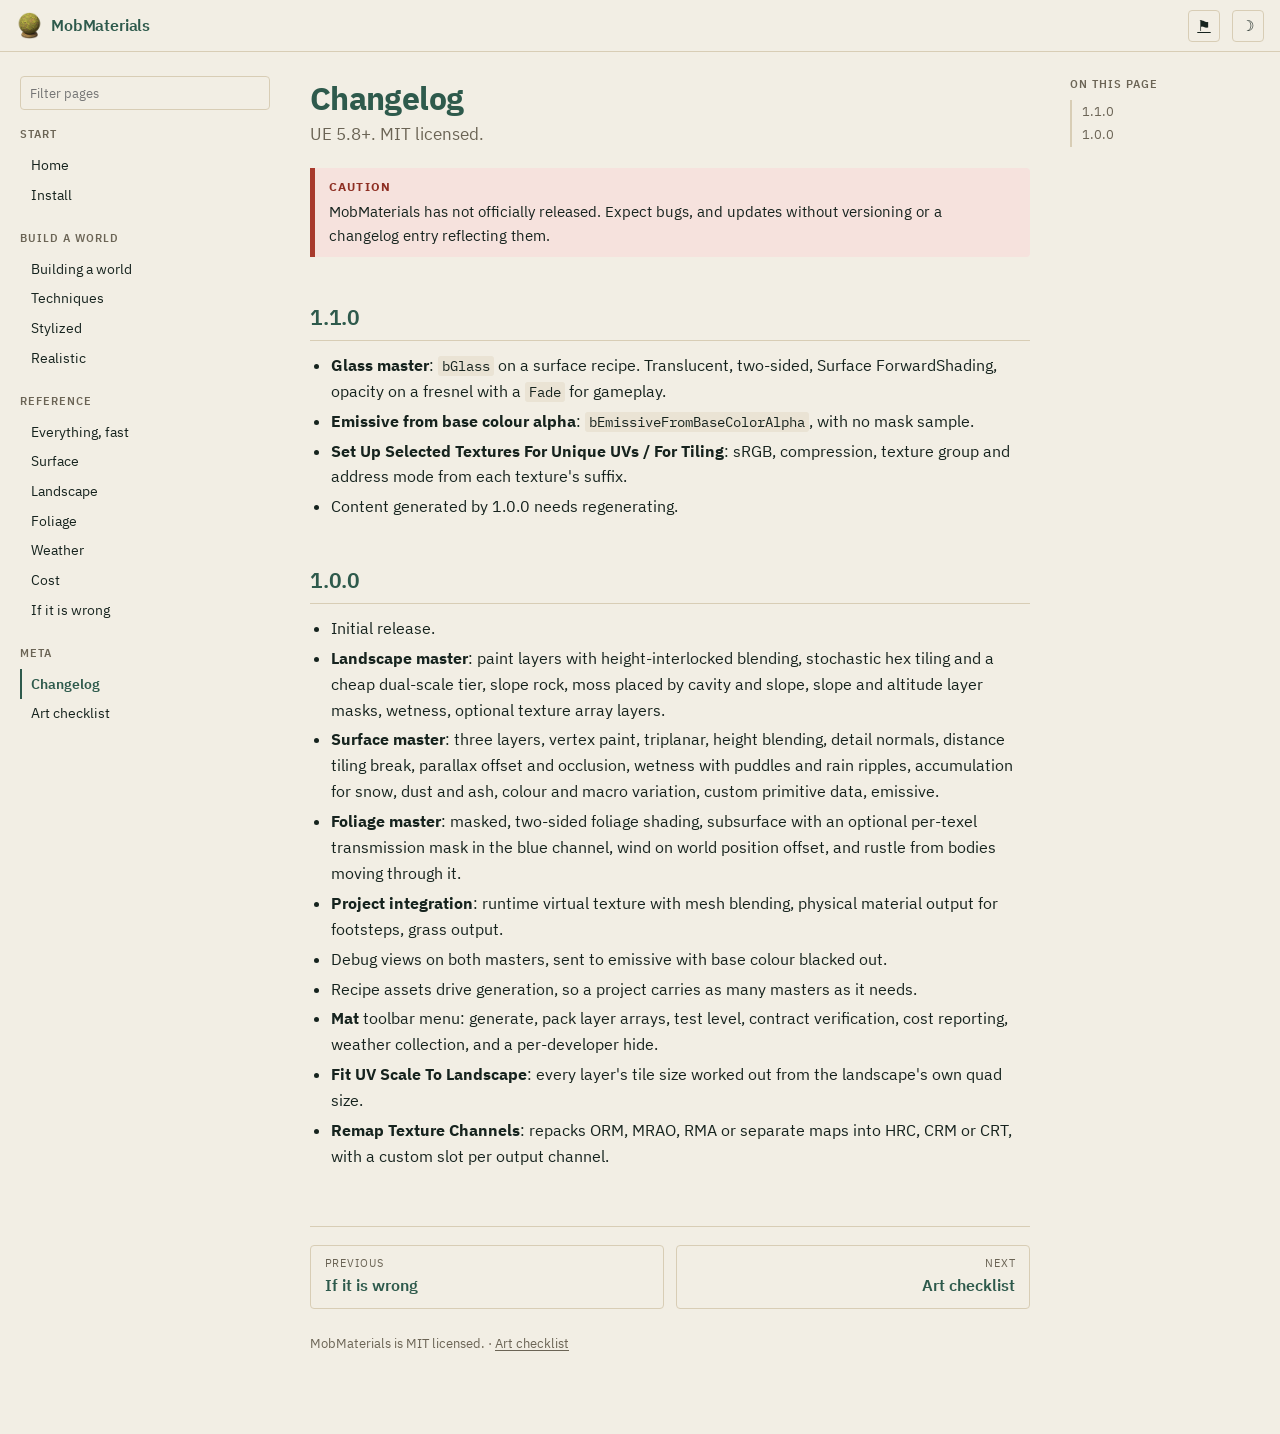
<file: docs/changelog.html>
<!doctype html>
<html lang="en">
<head>
<meta charset="utf-8">
<meta name="viewport" content="width=device-width,initial-scale=1">
<title>Changelog &middot; MobMaterials</title>
<link rel="icon" href="assets/icon.png">
<link rel="stylesheet" href="assets/docs.css">
<script>try{var t=localStorage.getItem('mob-theme');document.documentElement.dataset.theme=t||(matchMedia('(prefers-color-scheme:dark)').matches?'dark':'light')}catch(e){}</script>
<script src="assets/site.js" defer></script>
<script src="assets/docs.js" defer></script>
</head>
<body>
<main>

<h1>Changelog</h1>
<p class="lede">UE 5.8+. MIT licensed.</p>

<div class="caution">
MobMaterials has not officially released. Expect bugs, and updates without versioning or a changelog entry reflecting them.
</div>

<h2>1.1.0</h2>

<ul>
<li><b>Glass master</b>: <code>bGlass</code> on a surface recipe. Translucent, two-sided, Surface ForwardShading, opacity on a fresnel with a <code>Fade</code> for gameplay.</li>
<li><b>Emissive from base colour alpha</b>: <code>bEmissiveFromBaseColorAlpha</code>, with no mask sample.</li>
<li><b>Set Up Selected Textures For Unique UVs / For Tiling</b>: sRGB, compression, texture group and address mode from each texture's suffix.</li>
<li>Content generated by 1.0.0 needs regenerating.</li>
</ul>

<h2>1.0.0</h2>

<ul>
<li>Initial release.</li>
<li><b>Landscape master</b>: paint layers with height-interlocked blending, stochastic hex tiling and a cheap dual-scale tier, slope rock, moss placed by cavity and slope, slope and altitude layer masks, wetness, optional texture array layers.</li>
<li><b>Surface master</b>: three layers, vertex paint, triplanar, height blending, detail normals, distance tiling break, parallax offset and occlusion, wetness with puddles and rain ripples, accumulation for snow, dust and ash, colour and macro variation, custom primitive data, emissive.</li>
<li><b>Foliage master</b>: masked, two-sided foliage shading, subsurface with an optional per-texel transmission mask in the blue channel, wind on world position offset, and rustle from bodies moving through it.</li>
<li><b>Project integration</b>: runtime virtual texture with mesh blending, physical material output for footsteps, grass output.</li>
<li>Debug views on both masters, sent to emissive with base colour blacked out.</li>
<li>Recipe assets drive generation, so a project carries as many masters as it needs.</li>
<li><b>Mat</b> toolbar menu: generate, pack layer arrays, test level, contract verification, cost reporting, weather collection, and a per-developer hide.</li>
<li><b>Fit UV Scale To Landscape</b>: every layer's tile size worked out from the landscape's own quad size.</li>
<li><b>Remap Texture Channels</b>: repacks ORM, MRAO, RMA or separate maps into HRC, CRM or CRT, with a custom slot per output channel.</li>
</ul>

</main>
</body>
</html>
</file>
<file: docs/assets/docs.css>
/* Copyright (c) Jared Taylor. All Rights Reserved */

/* IBM Plex, Latin subset, SIL OFL 1.1 - see fonts/OFL.txt.
   Shipped rather than fetched, because the site has to work from file:// with no network. */
@font-face { font-family: Plex; font-style: normal; font-weight: 400; font-display: swap; src: url(fonts/IBMPlexSans-Regular.woff2) format('woff2'); }
@font-face { font-family: Plex; font-style: italic; font-weight: 400; font-display: swap; src: url(fonts/IBMPlexSans-Italic.woff2) format('woff2'); }
@font-face { font-family: Plex; font-style: normal; font-weight: 500; font-display: swap; src: url(fonts/IBMPlexSans-Medium.woff2) format('woff2'); }
@font-face { font-family: Plex; font-style: normal; font-weight: 600; font-display: swap; src: url(fonts/IBMPlexSans-SemiBold.woff2) format('woff2'); }
@font-face { font-family: Plex; font-style: normal; font-weight: 700; font-display: swap; src: url(fonts/IBMPlexSans-Bold.woff2) format('woff2'); }
@font-face { font-family: PlexMono; font-style: normal; font-weight: 400; font-display: swap; src: url(fonts/IBMPlexMono-Regular.woff2) format('woff2'); }
@font-face { font-family: PlexMono; font-style: normal; font-weight: 600; font-display: swap; src: url(fonts/IBMPlexMono-SemiBold.woff2) format('woff2'); }

/* Palette roles. Paper is the page, ink is the text, pine is structure,
   sand fills the gaps, plum is spent once per page on the action worth clicking. */
:root {
	--paper: #F2EEE4;
	--ink: #16231E;
	--pine: #2E5A4C;
	--sand: #C9B99B;
	--plum: #7B4A63;

	--c-page: var(--paper);
	--c-text: var(--ink);
	--c-struct: var(--pine);
	--c-action: var(--plum);
	--line: #D8CDB5;
	--dim: #6B6455;
	--fill: #EAE3D4;
	--fill-deep: #E1D8C5;

	/* A severity ramp: sand, pine, plum, then two that leave the palette because
	   a hazard reading as structure is a hazard nobody stops at. */
	--plum-ink: #6B3F55;
	--plum-fill: #EFE4E8;
	--amber: #B57A16;
	--amber-ink: #8A5C10;
	--amber-fill: #F6EAD1;
	--rust: #A83A2C;
	--rust-ink: #8E2F23;
	--rust-fill: #F6E2DD;

	--rail: 250px;
	--toc: 190px;
	--measure: 74ch;
	--radius: 4px;
	--mono: PlexMono, ui-monospace, "Cascadia Mono", "SF Mono", Menlo, Consolas, monospace;
	--sans: Plex, ui-sans-serif, system-ui, "Segoe UI", Roboto, sans-serif;
}

:root[data-theme="dark"] {
	--c-page: #16231E;
	--c-text: #F2EEE4;
	--c-struct: #5E9C86;
	--c-action: #C08BA5;
	--line: #2C4038;
	--dim: #9A907C;
	--fill: #1C2C26;
	--fill-deep: #22352D;

	--plum-ink: #C08BA5;
	--plum-fill: #2A1F26;
	--amber: #D9A441;
	--amber-ink: #E0B25C;
	--amber-fill: #2C2617;
	--rust: #E0736A;
	--rust-ink: #E88A80;
	--rust-fill: #2E1E1C;
}

*, *::before, *::after { box-sizing: border-box; }

html { scroll-behavior: smooth; scroll-padding-top: 5rem; }
@media (prefers-reduced-motion: reduce) { html { scroll-behavior: auto; } }

body {
	margin: 0;
	background: var(--c-page);
	color: var(--c-text);
	font: 400 16px/1.62 var(--sans);
	-webkit-text-size-adjust: 100%;
}

/* ---------------------------------------------------------------- header */

.top {
	position: sticky;
	top: 0;
	z-index: 40;
	display: flex;
	align-items: center;
	gap: .75rem;
	height: 3.25rem;
	padding: 0 1rem;
	background: var(--c-page);
	border-bottom: 1px solid var(--line);
}

.top a.brand {
	display: flex;
	align-items: center;
	gap: .5rem;
	font-weight: 600;
	letter-spacing: -.01em;
	color: var(--c-struct);
	text-decoration: none;
}

.top .brand img { width: 27px; height: 27px; }
.top .spacer { flex: 1; }

.iconbtn {
	display: inline-flex;
	align-items: center;
	justify-content: center;
	width: 2rem;
	height: 2rem;
	padding: 0;
	border: 1px solid var(--line);
	border-radius: var(--radius);
	background: transparent;
	color: var(--c-text);
	font: inherit;
	font-size: 15px;
	line-height: 1;
	cursor: pointer;
}

.iconbtn:hover { background: var(--fill); border-color: var(--c-struct); }
.iconbtn.menu { display: none; }

/* ---------------------------------------------------------------- layout */

.shell {
	display: grid;
	grid-template-columns: var(--rail) minmax(0, 1fr) var(--toc);
	gap: 0 2.5rem;
	max-width: 1500px;
	margin: 0 auto;
	padding: 0 1.25rem;
	align-items: start;
}

nav.rail, aside.toc {
	position: sticky;
	top: 3.25rem;
	max-height: calc(100vh - 3.25rem);
	overflow-y: auto;
	padding: 1.5rem 0 3rem;
	scrollbar-width: thin;
}

main {
	min-width: 0;
	max-width: var(--measure);
	padding: 1.75rem 0 5rem;
}

/* ------------------------------------------------------------------ rail */

.rail .filter {
	width: 100%;
	margin-bottom: 1rem;
	padding: .35rem .55rem;
	border: 1px solid var(--line);
	border-radius: var(--radius);
	background: var(--c-page);
	color: var(--c-text);
	font: inherit;
	font-size: 13px;
}

.rail .filter:focus { outline: 2px solid var(--c-struct); outline-offset: 1px; }

.rail h6 {
	margin: 1.25rem 0 .4rem;
	color: var(--dim);
	font-size: 11px;
	font-weight: 600;
	letter-spacing: .09em;
	text-transform: uppercase;
}

.rail h6:first-of-type { margin-top: 0; }

.rail a {
	display: block;
	padding: .22rem .55rem;
	border-left: 2px solid transparent;
	color: var(--c-text);
	font-size: 14px;
	text-decoration: none;
}

.rail a:hover { background: var(--fill); }
.rail a.here { border-left-color: var(--c-struct); color: var(--c-struct); font-weight: 600; }
.rail a.hidden { display: none; }

/* ------------------------------------------------------------------- toc */

.toc strong {
	display: block;
	margin-bottom: .4rem;
	color: var(--dim);
	font-size: 11px;
	font-weight: 600;
	letter-spacing: .09em;
	text-transform: uppercase;
}

.toc a {
	display: block;
	padding: .16rem 0 .16rem .6rem;
	border-left: 2px solid var(--line);
	color: var(--dim);
	font-size: 13px;
	line-height: 1.4;
	text-decoration: none;
}

.toc a.sub { padding-left: 1.4rem; }
.toc a:hover { color: var(--c-text); }
.toc a.here { border-left-color: var(--c-struct); color: var(--c-struct); }

/* ------------------------------------------------------------- type */

main h1 {
	margin: 0 0 .35rem;
	color: var(--c-struct);
	font-size: 2rem;
	font-weight: 700;
	line-height: 1.15;
	letter-spacing: -.02em;
}

main h2 {
	margin: 2.75rem 0 .75rem;
	padding-bottom: .3rem;
	border-bottom: 1px solid var(--line);
	color: var(--c-struct);
	font-size: 1.3rem;
	font-weight: 600;
	letter-spacing: -.01em;
}

main h3 {
	margin: 1.85rem 0 .5rem;
	font-size: 1.03rem;
	font-weight: 600;
}

main h2 a.anchor, main h3 a.anchor {
	margin-left: .4rem;
	color: var(--line);
	font-weight: 400;
	text-decoration: none;
	opacity: 0;
}

main h2:hover a.anchor, main h3:hover a.anchor { opacity: 1; }

main p, main li { max-width: var(--measure); }
main p { margin: .75rem 0; }
main ul, main ol { margin: .75rem 0; padding-left: 1.3rem; }
main li { margin: .25rem 0; }
main li > ul, main li > ol { margin: .25rem 0; }

.lede {
	margin: 0 0 1.25rem;
	color: var(--dim);
	font-size: 1.06rem;
	line-height: 1.5;
}

main a { color: var(--c-struct); text-decoration-thickness: 1px; text-underline-offset: 2px; }
main a:hover { text-decoration-thickness: 2px; }

main a[href^="http"]::after {
	content: "\2197";
	margin-left: .12em;
	font-size: .8em;
	vertical-align: .1em;
	opacity: .6;
}

code {
	padding: .08em .3em;
	border-radius: 3px;
	background: var(--fill);
	color: var(--c-text);
	font-family: var(--mono);
	font-size: .875em;
	word-break: break-word;
}

pre {
	margin: 1rem 0;
	padding: .8rem 1rem;
	overflow-x: auto;
	border: 1px solid var(--line);
	border-radius: var(--radius);
	background: var(--fill);
	font-family: var(--mono);
	font-size: 13px;
	line-height: 1.55;
}

pre code { padding: 0; background: none; font-size: inherit; }

hr { margin: 2.5rem 0; border: 0; border-top: 1px solid var(--line); }

kbd {
	padding: .1em .35em;
	border: 1px solid var(--line);
	border-bottom-width: 2px;
	border-radius: 3px;
	background: var(--fill);
	font-family: var(--mono);
	font-size: .8em;
}

/* ----------------------------------------------------------------- table */

.tw { margin: 1rem 0; overflow-x: auto; }

table {
	width: 100%;
	border-collapse: collapse;
	font-size: 14px;
	line-height: 1.45;
}

th {
	background: var(--c-page);
	color: var(--dim);
	font-size: 11.5px;
	font-weight: 600;
	letter-spacing: .06em;
	text-align: left;
	text-transform: uppercase;
	white-space: nowrap;
}

th, td {
	padding: .42rem .7rem .42rem 0;
	border-bottom: 1px solid var(--line);
	vertical-align: top;
}

td:first-child { white-space: nowrap; }
td.wrap:first-child, table.free td:first-child { white-space: normal; }
tbody tr:hover { background: var(--fill); }

/* --------------------------------------------------------------- callout */

.note, .tip, .important, .warn, .caution {
	margin: 1.15rem 0;
	padding: .65rem .9rem;
	border-left: 3px solid var(--c-struct);
	border-radius: 0 var(--radius) var(--radius) 0;
	background: var(--fill);
	font-size: 14.5px;
}

.note > :first-child, .tip > :first-child,
.important > :first-child, .warn > :first-child, .caution > :first-child { margin-top: 0; }
.note > :last-child, .tip > :last-child,
.important > :last-child, .warn > :last-child, .caution > :last-child { margin-bottom: 0; }

.note::before, .tip::before, .important::before, .warn::before, .caution::before {
	display: block;
	margin-bottom: .2rem;
	color: var(--c-struct);
	font-size: 11.5px;
	font-weight: 700;
	letter-spacing: .09em;
	text-transform: uppercase;
}

.note::before { content: "Note"; }
.tip::before { content: "Tip"; }
.important::before { content: "Important"; }
.warn::before { content: "Warning"; }
.caution::before { content: "Caution"; }

/* Quietest of the five: this is context, not instruction. */
.note { border-left-color: var(--sand); background: var(--fill); }
.note::before { color: var(--dim); }

.tip { border-left-color: var(--c-struct); background: var(--fill); }
.tip::before { color: var(--c-struct); }

.important { border-left-color: var(--c-action); background: var(--plum-fill); }
.important::before { color: var(--plum-ink); }

/* Warning and caution leave the palette on purpose. A hazard that reads as structure
   is a hazard nobody stops at. */
.warn { border-left-color: var(--amber); background: var(--amber-fill); }
.warn::before { color: var(--amber-ink); }
.caution { border-left-color: var(--rust); background: var(--rust-fill); border-left-width: 5px; }
.caution::before { color: var(--rust-ink); }

/* The sandy code wash fights a tinted callout, so tint it from the callout instead. */
.note code, .tip code, .important code, .warn code, .caution code {
	background: color-mix(in srgb, var(--c-text) 8%, transparent);
}

/* ------------------------------------------------------------------- cta */

/* Plum, once per page. The thing you actually want clicked. */
.cta {
	display: inline-block;
	margin: .35rem .5rem .35rem 0;
	padding: .55rem 1.1rem;
	border-radius: var(--radius);
	background: var(--c-action);
	color: var(--paper);
	font-size: 15px;
	font-weight: 600;
	text-decoration: none;
}

:root[data-theme="dark"] .cta { color: var(--ink); }
.cta:hover { filter: brightness(1.08); text-decoration: none; }
.cta::after { display: none !important; }

/* ----------------------------------------------------------------- doors */

.doors { display: grid; grid-template-columns: repeat(auto-fit, minmax(200px, 1fr)); gap: .9rem; margin: 1.5rem 0; }

.door {
	display: block;
	padding: .9rem 1rem;
	border: 1px solid var(--line);
	border-radius: var(--radius);
	color: inherit;
	text-decoration: none;
}

.door:hover { border-color: var(--c-struct); background: var(--fill); }
.door b { display: block; color: var(--c-struct); font-size: 1rem; }
.door span { display: block; margin-top: .15rem; color: var(--dim); font-size: 13.5px; line-height: 1.45; }

/* ---------------------------------------------------------------- figures */

.shots { display: flex; flex-wrap: wrap; gap: .5rem; margin: 1.1rem 0; }
.shot { margin: 1.1rem 0; }
.shots .shot { margin: 0; }

.shot-chip {
	position: relative;
	display: inline-flex;
	align-items: center;
	gap: .5rem;
	max-width: 100%;
	padding: 0;
	border: 1px solid var(--line);
	border-radius: var(--radius);
	background: var(--fill);
	color: var(--c-text);
	font: inherit;
	text-align: left;
	cursor: pointer;
	overflow: hidden;
}

.shot-chip:hover { border-color: var(--c-struct); }
.shot-chip img { display: block; height: 78px; width: auto; max-width: 220px; object-fit: cover; }
.shot-chip .cap { padding: .3rem .7rem .3rem 0; font-size: 13px; line-height: 1.35; color: var(--dim); max-width: 26ch; }
.shot-chip .badge {
	position: absolute;
	margin: .3rem;
	padding: 0 .3rem;
	border-radius: 3px;
	background: var(--c-action);
	color: var(--paper);
	font-size: 10px;
	font-weight: 700;
	letter-spacing: .06em;
}

.shot-chip.wanted {
	border-style: dashed;
	border-color: var(--sand);
	background: transparent;
	color: var(--dim);
	padding: .18rem .6rem;
	font-size: 12.5px;
	line-height: 1.4;
	cursor: default;
}

.shot-chip.wanted::before { content: "\1F4F7"; opacity: .5; font-size: 11px; }
.shot-chip.wanted .cap { padding: 0; max-width: none; }
.shot-chip.wanted:hover { border-color: var(--sand); }

/* -------------------------------------------------------------- lightbox */

.lb {
	position: fixed;
	inset: 0;
	z-index: 100;
	display: none;
	flex-direction: column;
	background: color-mix(in srgb, var(--ink) 93%, transparent);
}

.lb.open { display: flex; }

.lb-bar {
	display: flex;
	align-items: center;
	gap: .6rem;
	padding: .5rem .9rem;
	color: var(--paper);
	font-size: 13.5px;
}

.lb-bar .spacer { flex: 1; }
.lb-bar button {
	border: 1px solid color-mix(in srgb, var(--paper) 35%, transparent);
	border-radius: var(--radius);
	background: transparent;
	color: var(--paper);
	font: inherit;
	padding: .15rem .55rem;
	cursor: pointer;
}
.lb-bar button:hover { background: color-mix(in srgb, var(--paper) 15%, transparent); }

.lb-stage {
	flex: 1;
	display: grid;
	place-items: center;
	min-height: 0;
	padding: 0 .75rem 1rem;
	overflow: auto;
}

.lb-stage img, .lb-stage video, .lb-stage iframe { display: block; max-width: 100%; max-height: 100%; border-radius: var(--radius); }
.lb-stage.actual { place-items: start; }
.lb-stage.actual img { max-width: none; max-height: none; cursor: zoom-out; }
.lb-stage img { cursor: zoom-in; }

.lb-cap { padding: 0 1rem .9rem; color: var(--sand); font-size: 13.5px; text-align: center; }

/* before / after */
.cmp { position: relative; overflow: hidden; max-width: 100%; max-height: 100%; }
.cmp img { display: block; max-width: 100%; max-height: 100%; }
.cmp .after { position: absolute; inset: 0; width: 100%; height: 100%; object-fit: contain; clip-path: inset(0 0 0 50%); }
.cmp .handle { position: absolute; top: 0; bottom: 0; left: 50%; width: 2px; background: var(--paper); cursor: ew-resize; }
.cmp .handle::after {
	content: "\2194";
	position: absolute;
	top: 50%;
	left: 50%;
	transform: translate(-50%, -50%);
	width: 1.8rem;
	height: 1.8rem;
	display: grid;
	place-items: center;
	border-radius: 50%;
	background: var(--paper);
	color: var(--ink);
	font-size: 13px;
}

.cmp .tagl, .cmp .tagr {
	position: absolute;
	bottom: .5rem;
	padding: .1rem .45rem;
	border-radius: 3px;
	background: color-mix(in srgb, var(--ink) 70%, transparent);
	color: var(--paper);
	font-size: 11px;
	letter-spacing: .05em;
	text-transform: uppercase;
}
.cmp .tagl { left: .5rem; }
.cmp .tagr { right: .5rem; }

/* -------------------------------------------------------------- pagenav */

.pagenav {
	display: flex;
	gap: .75rem;
	margin-top: 3.5rem;
	padding-top: 1.1rem;
	border-top: 1px solid var(--line);
}

.pagenav a {
	flex: 1;
	padding: .6rem .85rem;
	border: 1px solid var(--line);
	border-radius: var(--radius);
	color: inherit;
	text-decoration: none;
}

.pagenav a:hover { border-color: var(--c-struct); }
.pagenav a small { display: block; color: var(--dim); font-size: 11px; letter-spacing: .08em; text-transform: uppercase; }
.pagenav a b { color: var(--c-struct); font-weight: 600; }
.pagenav a.next { text-align: right; }

.foot { margin-top: 1.5rem; color: var(--dim); font-size: 12.5px; }
.foot a { color: var(--dim); }

/* ------------------------------------------------------------ shots page */

.state-have { color: var(--c-struct); font-weight: 600; }
.state-want { color: var(--dim); }

/* ------------------------------------------------------------ responsive */

@media (max-width: 1240px) {
	.shell { grid-template-columns: var(--rail) minmax(0, 1fr); }
	aside.toc { display: none; }
}

@media (max-width: 900px) {
	.shell { grid-template-columns: minmax(0, 1fr); padding: 0 1rem; }
	.iconbtn.menu { display: inline-flex; }
	nav.rail {
		display: none;
		position: fixed;
		top: 3.25rem;
		left: 0;
		bottom: 0;
		z-index: 30;
		width: min(280px, 84vw);
		max-height: none;
		padding: 1rem 1rem 3rem;
		background: var(--c-page);
		border-right: 1px solid var(--line);
	}
	nav.rail.open { display: block; }
	main { padding-top: 1.25rem; }
	main h1 { font-size: 1.6rem; }
}
</file>
